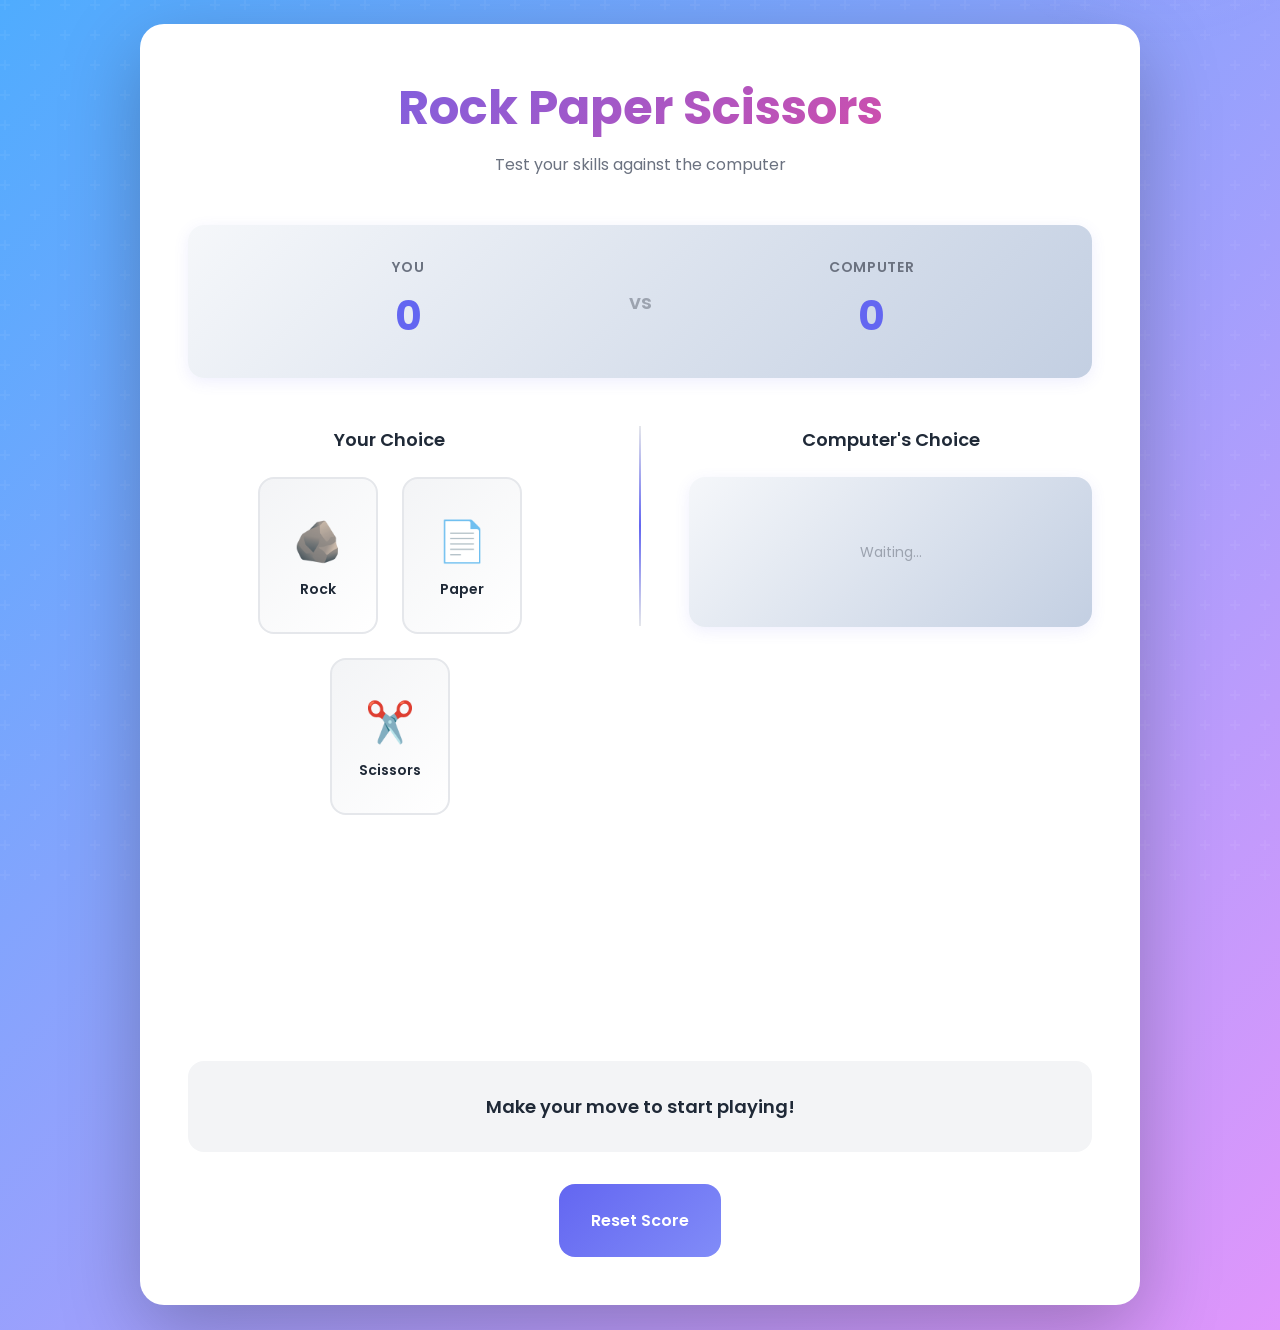
<file: index.html>
<!DOCTYPE html>
<html lang="en">
<head>
  <meta charset="UTF-8">
  <meta name="viewport" content="width=device-width, initial-scale=1.0">
  <title>Rock Paper Scissors Game</title>
  <link rel="stylesheet" href="css/style.css">
</head>
<body>
  <div class="container">
    <!-- Header -->
    <header class="header">
      <h1 class="title">Rock Paper Scissors</h1>
      <p class="subtitle">Test your skills against the computer</p>
    </header>

    <!-- Score Board -->
    <div class="scoreboard">
      <div class="score-item">
        <div class="score-label">You</div>
        <div class="score-value" id="user-score">0</div>
      </div>
      <div class="vs-divider">vs</div>
      <div class="score-item">
        <div class="score-label">Computer</div>
        <div class="score-value" id="computer-score">0</div>
      </div>
    </div>

    <!-- Game Board -->
    <div class="game-board">
      <!-- Player Choice -->
      <div class="player-section">
        <h2 class="section-title">Your Choice</h2>
        <div class="choices" id="choices">
          <button class="choice-btn" id="rock" data-choice="rock">
            <span class="choice-icon">🪨</span>
            <span class="choice-name">Rock</span>
          </button>
          <button class="choice-btn" id="paper" data-choice="paper">
            <span class="choice-icon">📄</span>
            <span class="choice-name">Paper</span>
          </button>
          <button class="choice-btn" id="scissors" data-choice="scissors">
            <span class="choice-icon">✂️</span>
            <span class="choice-name">Scissors</span>
          </button>
        </div>
        <div class="player-display" id="player-display"></div>
      </div>

      <!-- Divider -->
      <div class="game-divider"></div>

      <!-- Computer Choice -->
      <div class="computer-section">
        <h2 class="section-title">Computer's Choice</h2>
        <div class="computer-display" id="computer-display">
          <div class="choice-placeholder">Waiting...</div>
        </div>
      </div>
    </div>

    <!-- Result Message -->
    <div class="result-container">
      <div class="result-message" id="result-message">Make your move to start playing!</div>
    </div>

    <!-- Reset Button -->
    <button class="reset-btn" id="reset-btn">Reset Score</button>
  </div>
<div style="height:25px"></div>
  <script src="js/app.js"></script>
</body>
</html>
</file>
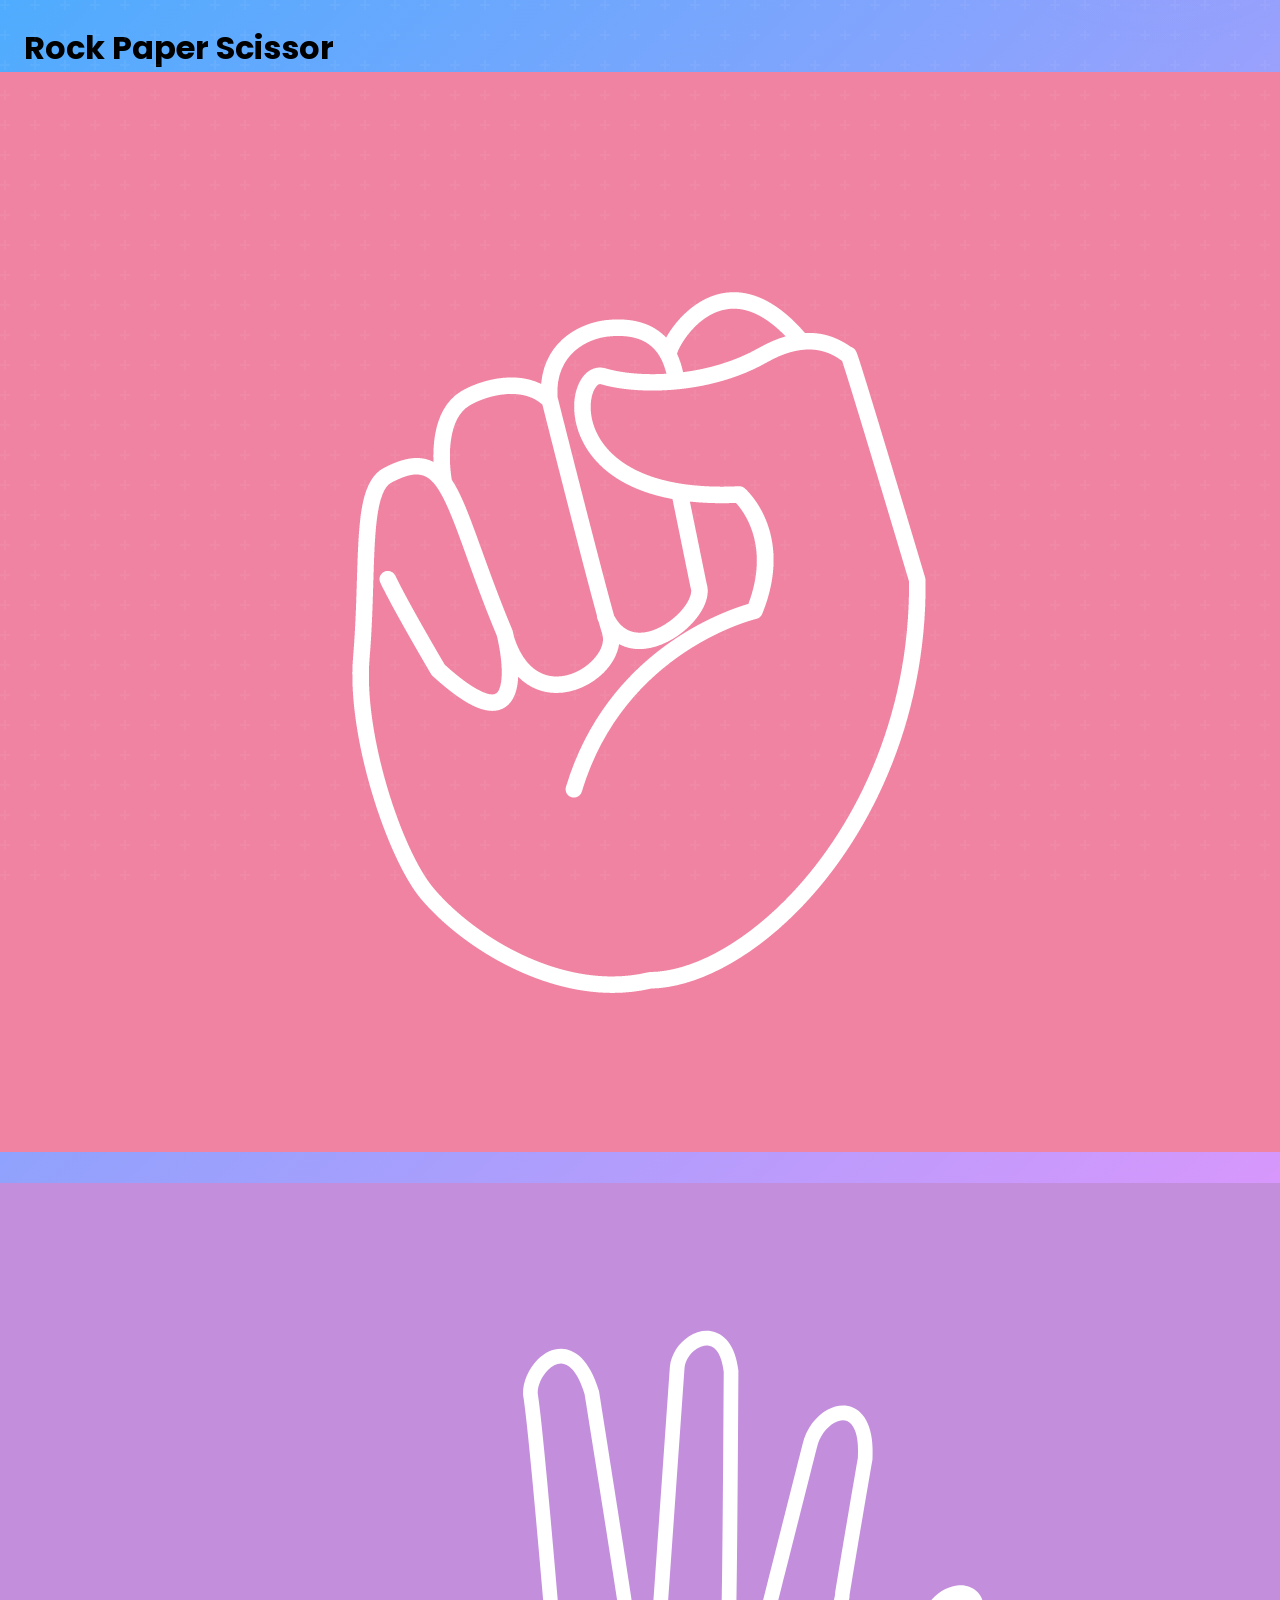
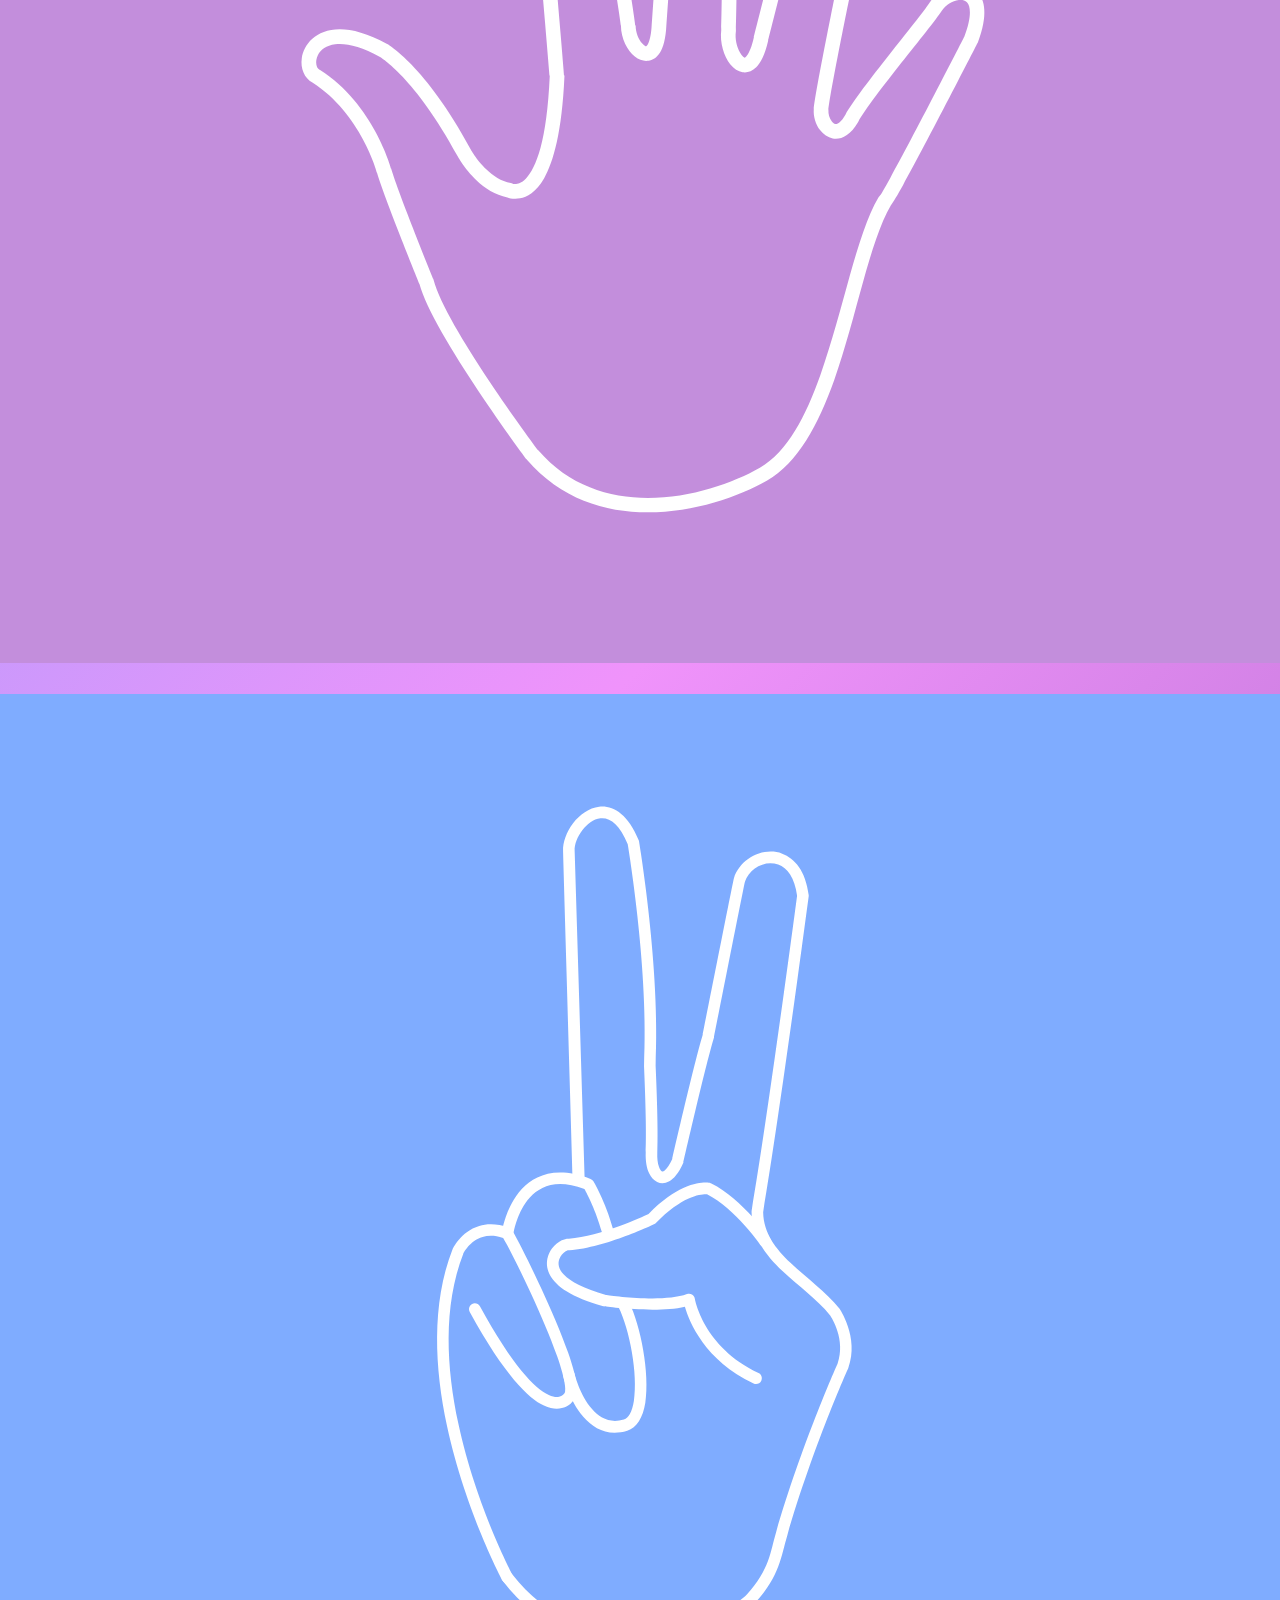
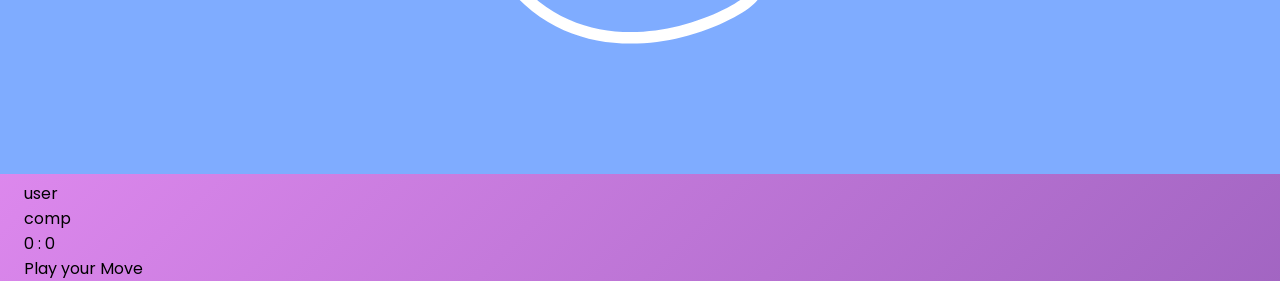
<file: stone-paper-&-scissors-game.html>
<!DOCTYPE html>
<html lang="en">

<head>
  <meta charset="UTF-8">
  <meta name="viewport" content="width=device-width, initial-scale=1.0">
  <link rel="stylesheet" href="css/style.css">
  <title>Rock Paper Scissor Game</title>
</head>

<body>
  <h1 class="heading">Rock Paper Scissor</h1>
  <div class="choices">
    <div class="choice" id="rock">
      <img src="img/rock.png" alt="">
    </div>
    <div class="choice" id="paper">
      <img src="img/paper.png" alt="">
    </div>
    <div class="choice" id="scissors">
      <img src="img/scissors.png" alt="">
    </div>
  </div>



  <div class="score-board">
    <div id="user-label" class="badge">user</div>
    <div id="computer-label" class="badge">comp</div>
    <span id="user-score">0</span> : <span id="computer-score">0</span>
  </div>

 
  <div class="msg-container">
    <p class="msg">Play your Move</p>
  </div>
  <script src="js/app.js"></script>
</body>

</html>
</file>
<file: css/style.css>
@import url("https://fonts.googleapis.com/css2?family=Poppins:wght@300;400;600;700&display=swap");

:root {
  /* Colors */
  --primary: #6366f1;
  --primary-light: #818cf8;
  --secondary: #ec4899;
  --success: #10b981;
  --danger: #ef4444;
  --neutral-dark: #1f2937;
  --neutral-light: #f3f4f6;
  --white: #ffffff;
  --border-color: #e5e7eb;

  /* Spacing */
  --spacing-xs: 0.5rem;
  --spacing-sm: 1rem;
  --spacing-md: 1.5rem;
  --spacing-lg: 2rem;
  --spacing-xl: 3rem;

  /* Border Radius */
  --radius-sm: 0.5rem;
  --radius-md: 1rem;
  --radius-lg: 1.5rem;

  /* Transitions */
  --transition: all 0.3s cubic-bezier(0.4, 0, 0.2, 1);
}

* {
  margin: 0;
  padding: 0;
  box-sizing: border-box;
}

html,
body {
  width: 100%;
  height: 100%;
}

body {
  font-family: "Poppins", sans-serif;
  /* Enhanced background with animated gradient and floating elements */
  background: linear-gradient(-45deg, #667eea, #764ba2, #f093fb, #4facfe);
  background-size: 400% 400%;
  animation: gradientShift 15s ease infinite;
  min-height: 100vh;
/*  min-height: 100vh;*/
/*  display: flex;
  align-items: center;*/
  justify-content: center;
  padding: var(--spacing-md);
  position: relative;
  /*overflow: hidden;*/
}

/* Added animated background gradient */
@keyframes gradientShift {
  0% {
    background-position: 0% 50%;
  }
  50% {
    background-position: 100% 50%;
  }
  100% {
    background-position: 0% 50%;
  }
}

/* Added floating animated particles in background */
body::before {
  content: "";
  position: fixed;
  top: 0;
  left: 0;
  width: 100%;
  height: 100%;
  background: url("data:image/svg+xml,%3Csvg width='60' height='60' viewBox='0 0 60 60' xmlns='http://www.w3.org/2000/svg'%3E%3Cg fill='none' fill-rule='evenodd'%3E%3Cg fill='%23ffffff' fill-opacity='0.05'%3E%3Cpath d='M36 34v-4h-2v4h-4v2h4v4h2v-4h4v-2h-4zm0-30V0h-2v4h-4v2h4v4h2V6h4V4h-4zM6 34v-4H4v4H0v2h4v4h2v-4h4v-2H6zM6 4V0H4v4H0v2h4v4h2V6h4V4H6z'/%3E%3C/g%3E%3C/g%3E%3C/svg%3E");
  animation: float 20s infinite linear;
  pointer-events: none;
  z-index: 1;
}

/* Added floating particles animation */
@keyframes float {
  0% {
    transform: translateY(0px);
  }
  50% {
    transform: translateY(-20px);
  }
  100% {
    transform: translateY(0px);
  }
}

/* Additional floating orbs in background */
body::after {
  content: "";
  position: fixed;
  top: -50%;
  right: -10%;
  width: 500px;
  height: 500px;
  background: radial-gradient(circle, rgba(240, 147, 251, 0.1) 0%, transparent 70%);
  border-radius: 50%;
  animation: orb 8s ease-in-out infinite;
  pointer-events: none;
  z-index: 1;
}

@keyframes orb {
  0%,
  100% {
    transform: translate(0, 0) scale(1);
  }
  50% {
    transform: translate(20px, -30px) scale(1.1);
  }
  100% {
    transform: translate(0, 0) scale(1);
  }
}

.container {
  background: var(--white);
  border-radius: var(--radius-lg);
  box-shadow: 0 25px 80px rgba(0, 0, 0, 0.25);
  max-width: 900px;
  width: 100%;
  padding: var(--spacing-xl);
  position: relative;
  z-index: 10;
  backdrop-filter: blur(10px);
  animation: slideUp 0.6s ease-out;
  margin: 0px auto;

}

/* Added slide-up entrance animation */
@keyframes slideUp {
  from {
    opacity: 0;
    transform: translateY(30px);
  }
  to {
    opacity: 1;
    transform: translateY(0);
  }
}

/* Header */
.header {
  text-align: center;
  margin-bottom: var(--spacing-xl);
}

.title {
  font-size: 2.5rem;
  font-weight: 700;
  color: var(--neutral-dark);
  margin-bottom: var(--spacing-xs);
  background: linear-gradient(135deg, var(--primary), var(--secondary));
  -webkit-background-clip: text;
  -webkit-text-fill-color: transparent;
  background-clip: text;
  animation: titlePulse 2s ease-in-out infinite;
}

/* Added subtle pulse animation to title */
@keyframes titlePulse {
  0%,
  100% {
    filter: brightness(1);
  }
  50% {
    filter: brightness(1.1);
  }
}

.subtitle {
  font-size: 1rem;
  color: #6b7280;
  font-weight: 400;
}

/* Scoreboard */
.scoreboard {
  display: flex;
  justify-content: center;
  align-items: center;
  gap: var(--spacing-lg);
  margin-bottom: var(--spacing-xl);
  padding: var(--spacing-lg);
  background: linear-gradient(135deg, #f5f7fa 0%, #c3cfe2 100%);
  border-radius: var(--radius-md);
  box-shadow: 0 4px 15px rgba(99, 102, 241, 0.1);
}

.score-item {
  text-align: center;
  flex: 1;
}

.score-label {
  font-size: 0.875rem;
  color: #6b7280;
  font-weight: 600;
  text-transform: uppercase;
  letter-spacing: 0.05em;
  margin-bottom: var(--spacing-xs);
}

.score-value {
  font-size: 2.5rem;
  font-weight: 700;
  color: var(--primary);
  animation: scorePopIn 0.5s ease-out;
}

/* Added pop-in animation for score updates */
@keyframes scorePopIn {
  0% {
    transform: scale(1.2);
    opacity: 0;
  }
  100% {
    transform: scale(1);
    opacity: 1;
  }
}

.vs-divider {
  font-size: 1.25rem;
  color: #9ca3af;
  font-weight: 600;
}

/* Game Board */
.game-board {
  display: grid;
  grid-template-columns: 1fr auto 1fr;
  gap: var(--spacing-xl);
  margin-bottom: var(--spacing-xl);
  align-items: start;
}

.player-section,
.computer-section {
  display: flex;
  flex-direction: column;
  gap: var(--spacing-md);
}

.section-title {
  font-size: 1.125rem;
  font-weight: 600;
  color: var(--neutral-dark);
  text-align: center;
}

/* Choices */
.choices {
  display: flex;
  gap: var(--spacing-md);
  justify-content: center;
  flex-wrap: wrap;
}

.choice-btn {
  display: flex;
  flex-direction: column;
  align-items: center;
  gap: var(--spacing-xs);
  padding: var(--spacing-md);
  background: linear-gradient(135deg, var(--neutral-light), #ffffff);
  border: 2px solid var(--border-color);
  border-radius: var(--radius-md);
  cursor: pointer;
  transition: var(--transition);
  font-family: "Poppins", sans-serif;
  position: relative;
  overflow: hidden;
}

/* Added shimmer effect on hover */
.choice-btn::before {
  content: "";
  position: absolute;
  top: 0;
  left: -100%;
  width: 100%;
  height: 100%;
  background: linear-gradient(90deg, transparent, rgba(255, 255, 255, 0.3), transparent);
  transition: left 0.5s ease;
  pointer-events: none;
}

.choice-btn:hover::before {
  left: 100%;
}

.choice-btn:hover {
  border-color: var(--primary);
  background: rgba(99, 102, 241, 0.08);
  transform: translateY(-8px);
  box-shadow: 0 12px 30px rgba(99, 102, 241, 0.2);
}

.choice-btn:active {
  transform: translateY(-4px);
}

.choice-btn.selected {
  background: linear-gradient(135deg, var(--primary), var(--primary-light));
  border-color: var(--primary);
  color: var(--white);
  box-shadow: 0 12px 30px rgba(99, 102, 241, 0.4);
  animation: selectBounce 0.4s ease-out;
}

/* Added bounce animation for selected state */
@keyframes selectBounce {
  0% {
    transform: scale(0.9);
  }
  50% {
    transform: scale(1.05);
  }
  100% {
    transform: scale(1);
  }
}

.choice-icon {
  font-size: 2rem;
  display: block;
}

.choice-name {
  font-size: 0.875rem;
  font-weight: 600;
  text-transform: capitalize;
  color: var(--neutral-dark);
}

.choice-btn.selected .choice-name {
  color: var(--white);
}

/* Player Display */
.player-display {
  min-height: 120px;
  display: flex;
  align-items: center;
  justify-content: center;
  margin-top: var(--spacing-md);
}

.player-display-item {
  text-align: center;
}

.player-display-icon {
  font-size: 3rem;
  display: block;
  margin-bottom: var(--spacing-sm);
  animation: bounce 0.6s ease-in-out;
}

@keyframes bounce {
  0%,
  100% {
    transform: translateY(0);
  }
  50% {
    transform: translateY(-10px);
  }
}

.player-display-text {
  font-size: 0.875rem;
  color: #6b7280;
  font-weight: 500;
}

/* Computer Display */
.computer-display {
  min-height: 120px;
  display: flex;
  align-items: center;
  justify-content: center;
  background: linear-gradient(135deg, #f5f7fa 0%, #c3cfe2 100%);
  border-radius: var(--radius-md);
  padding: var(--spacing-md);
  box-shadow: 0 4px 15px rgba(99, 102, 241, 0.1);
}

.computer-display-item {
  text-align: center;
  animation: slideIn 0.4s ease-out;
}

@keyframes slideIn {
  from {
    opacity: 0;
    transform: scale(0.8);
  }
  to {
    opacity: 1;
    transform: scale(1);
  }
}

.computer-display-icon {
  font-size: 3rem;
  display: block;
  margin-bottom: var(--spacing-sm);
  animation: spin 0.6s ease-out;
}

/* Added spin animation for computer choice */
@keyframes spin {
  0% {
    transform: rotateY(0deg) scale(0.8);
  }
  100% {
    transform: rotateY(360deg) scale(1);
  }
}

.computer-display-text {
  font-size: 0.875rem;
  color: #6b7280;
  font-weight: 500;
  text-transform: capitalize;
}

.choice-placeholder {
  color: #9ca3af;
  font-size: 0.875rem;
}

/* Divider */
.game-divider {
  width: 2px;
  background: linear-gradient(180deg, var(--border-color) 0%, var(--primary) 50%, var(--border-color) 100%);
  min-height: 200px;
  animation: dividerGlow 2s ease-in-out infinite;
}

/* Added glow effect to divider */
@keyframes dividerGlow {
  0%,
  100% {
    box-shadow: 0 0 10px rgba(99, 102, 241, 0.3);
  }
  50% {
    box-shadow: 0 0 20px rgba(99, 102, 241, 0.6);
  }
}

/* Result Container */
.result-container {
  margin-bottom: var(--spacing-lg);
  text-align: center;
}

.result-message {
  font-size: 1.125rem;
  font-weight: 600;
  padding: var(--spacing-lg);
  border-radius: var(--radius-md);
  background: var(--neutral-light);
  color: var(--neutral-dark);
  animation: fadeIn 0.3s ease-out;
  min-height: 60px;
  display: flex;
  align-items: center;
  justify-content: center;
}

.result-message.win {
  background: rgba(16, 185, 129, 0.1);
  color: var(--success);
  border: 2px solid var(--success);
  animation: successPulse 0.6s ease-out;
}

/* Added success pulse animation for wins */
@keyframes successPulse {
  0% {
    transform: scale(0.95);
    opacity: 0;
  }
  50% {
    transform: scale(1.05);
  }
  100% {
    transform: scale(1);
    opacity: 1;
  }
}

.result-message.lose {
  background: rgba(239, 68, 68, 0.1);
  color: var(--danger);
  border: 2px solid var(--danger);
  animation: errorShake 0.5s ease-out;
}

/* Added shake animation for losses */
@keyframes errorShake {
  0%,
  100% {
    transform: translateX(0);
  }
  25% {
    transform: translateX(-5px);
  }
  75% {
    transform: translateX(5px);
  }
}

.result-message.draw {
  background: rgba(59, 130, 246, 0.1);
  color: var(--primary);
  border: 2px solid var(--primary);
}

@keyframes fadeIn {
  from {
    opacity: 0;
  }
  to {
    opacity: 1;
  }
}

/* Reset Button */
.reset-btn {
  display: block;
  margin: 0 auto;
  padding: var(--spacing-md) var(--spacing-lg);
  background: linear-gradient(135deg, var(--primary), var(--primary-light));
  color: var(--white);
  border: none;
  border-radius: var(--radius-md);
  font-size: 1rem;
  font-weight: 600;
  font-family: "Poppins", sans-serif;
  cursor: pointer;
  transition: var(--transition);
  position: relative;
  overflow: hidden;
}

/* Added ripple effect on button */
.reset-btn::after {
  content: "";
  position: absolute;
  top: 50%;
  left: 50%;
  width: 0;
  height: 0;
  background: rgba(255, 255, 255, 0.3);
  border-radius: 50%;
  transform: translate(-50%, -50%);
  pointer-events: none;
}

.reset-btn:hover {
  background: linear-gradient(135deg, var(--primary-light), var(--primary));
  transform: translateY(-2px);
  box-shadow: 0 15px 35px rgba(99, 102, 241, 0.4);
}

.reset-btn:active {
  transform: translateY(0);
}

/* Enhanced responsive design with more granular breakpoints and improved mobile experience */

/* Desktop / Large Screens (1024px+) */
@media (min-width: 1024px) {
  .container {
    padding: var(--spacing-xl);
    max-width: 1000px;
  }

  .title {
    font-size: 3rem;
  }

  .game-board {
    grid-template-columns: 1fr 2px 1fr;
    gap: var(--spacing-xl);
  }

  .choice-btn {
    padding: var(--spacing-lg) var(--spacing-md);
    min-width: 120px;
  }

  .choice-icon {
    font-size: 2.5rem;
  }

  .player-display,
  .computer-display {
    min-height: 150px;
  }

  .player-display-icon,
  .computer-display-icon {
    font-size: 4rem;
  }
}

/* Tablets (769px - 1023px) */
@media (min-width: 769px) and (max-width: 1023px) {
  .container {
    padding: var(--spacing-lg);
    max-width: 800px;
  }

  .title {
    font-size: 2.25rem;
  }

  .game-board {
    grid-template-columns: 1fr auto 1fr;
    gap: var(--spacing-lg);
  }

  .game-divider {
    min-height: 180px;
  }

  .choice-btn {
    padding: var(--spacing-md);
    min-width: 100px;
  }

  .choice-icon {
    font-size: 2rem;
  }

  .player-display-icon,
  .computer-display-icon {
    font-size: 3.5rem;
  }
}

/* Small Tablets / Large Phones (481px - 768px) */
@media (min-width: 481px) and (max-width: 768px) {
  .container {
    padding: var(--spacing-lg);
    border-radius: var(--radius-md);
  }

  .title {
    font-size: 1.875rem;
  }

  .subtitle {
    font-size: 0.95rem;
  }

  .game-board {
    grid-template-columns: 1fr;
    gap: var(--spacing-lg);
    align-items: center;
  }

  .game-divider {
    display: none;
  }

  .scoreboard {
    gap: var(--spacing-lg);
    padding: var(--spacing-lg);
  }

  .score-value {
    font-size: 2.25rem;
  }

  .choices {
    gap: var(--spacing-md);
  }

  .choice-btn {
    padding: var(--spacing-md);
    flex: 1;
    min-width: calc(33.333% - var(--spacing-md));
  }

  .choice-icon {
    font-size: 1.75rem;
  }

  .choice-name {
    font-size: 0.8rem;
  }

  .player-display,
  .computer-display {
    min-height: 130px;
  }

  .player-display-icon,
  .computer-display-icon {
    font-size: 3rem;
  }

  .result-message {
    font-size: 1.05rem;
    padding: var(--spacing-lg);
  }

  .reset-btn {
    padding: var(--spacing-md) var(--spacing-lg);
    width: auto;
  }
}

/* Small Phones (320px - 480px) */
@media (max-width: 480px) {
  body {
    padding: var(--spacing-sm);
  }

  .container {
    padding: var(--spacing-md);
    border-radius: var(--radius-md);
    max-width: 100%;
    box-shadow: 0 15px 50px rgba(0, 0, 0, 0.2);
  }

  .header {
    margin-bottom: var(--spacing-lg);
  }

  .title {
    font-size: 1.5rem;
    margin-bottom: var(--spacing-xs);
  }

  .subtitle {
    font-size: 0.8rem;
  }

  .scoreboard {
    flex-direction: column;
    gap: var(--spacing-sm);
    padding: var(--spacing-md);
    margin-bottom: var(--spacing-lg);
  }

  .score-item {
    padding: var(--spacing-sm);
  }

  .score-label {
    font-size: 0.75rem;
  }

  .score-value {
    font-size: 1.75rem;
  }

  .vs-divider {
    display: none;
  }

  .game-board {
    grid-template-columns: 1fr;
    gap: var(--spacing-md);
    margin-bottom: var(--spacing-lg);
  }

  .section-title {
    font-size: 1rem;
    margin-bottom: var(--spacing-sm);
  }

  .choices {
    gap: var(--spacing-sm);
    margin-bottom: var(--spacing-md);
  }

  .choice-btn {
    padding: var(--spacing-sm);
    min-width: calc(33.333% - var(--spacing-sm));
    border-radius: var(--radius-sm);
  }

  .choice-icon {
    font-size: 1.5rem;
  }

  .choice-name {
    font-size: 0.7rem;
    font-weight: 500;
  }

  .player-section,
  .computer-section {
    gap: var(--spacing-sm);
  }

  .player-display,
  .computer-display {
    min-height: 100px;
    border-radius: var(--radius-sm);
  }

  .player-display-icon,
  .computer-display-icon {
    font-size: 2.5rem;
    margin-bottom: var(--spacing-xs);
  }

  .player-display-text,
  .computer-display-text {
    font-size: 0.75rem;
  }

  .result-container {
    margin-bottom: var(--spacing-md);
  }

  .result-message {
    font-size: 0.95rem;
    padding: var(--spacing-md);
    min-height: 50px;
    border-radius: var(--radius-sm);
  }

  .reset-btn {
    width: 100%;
    padding: var(--spacing-md);
    font-size: 0.95rem;
    border-radius: var(--radius-sm);
  }

  /* Reduce animation intensity on small phones for better performance */
  @media (prefers-reduced-motion: reduce) {
    * {
      animation-duration: 0.01ms !important;
      animation-iteration-count: 1 !important;
      transition-duration: 0.01ms !important;
    }
  }
}

/* Extra Small Phones (320px - 360px) */
@media (max-width: 360px) {
  .container {
    padding: var(--spacing-sm);
  }

  .title {
    font-size: 1.25rem;
  }

  .subtitle {
    font-size: 0.75rem;
  }

  .scoreboard {
    padding: var(--spacing-sm);
  }

  .score-value {
    font-size: 1.5rem;
  }

  .section-title {
    font-size: 0.95rem;
  }

  .choice-btn {
    padding: var(--spacing-xs);
  }

  .choice-icon {
    font-size: 1.25rem;
  }

  .choice-name {
    font-size: 0.65rem;
  }

  .result-message {
    font-size: 0.85rem;
  }

  .reset-btn {
    font-size: 0.9rem;
  }
}

/* Landscape Mode Adjustments */
@media (max-height: 500px) {
  .container {
    padding: var(--spacing-md);
  }

  .title {
    font-size: 1.5rem;
    margin-bottom: var(--spacing-xs);
  }

  .scoreboard {
    padding: var(--spacing-md);
    margin-bottom: var(--spacing-md);
  }

  .score-value {
    font-size: 1.75rem;
  }

  .game-board {
    gap: var(--spacing-md);
    margin-bottom: var(--spacing-md);
  }

  .player-display,
  .computer-display {
    min-height: 80px;
  }

  .player-display-icon,
  .computer-display-icon {
    font-size: 2rem;
  }

  .result-message {
    padding: var(--spacing-md);
    font-size: 0.9rem;
  }

  .reset-btn {
    padding: var(--spacing-sm) var(--spacing-md);
  }
}

/* High Resolution Displays (Retina) */
@media (-webkit-min-device-pixel-ratio: 2), (min-resolution: 192dpi) {
  /* Sharper text rendering */
  * {
    -webkit-font-smoothing: antialiased;
    -moz-osx-font-smoothing: grayscale;
  }
}
</file>
